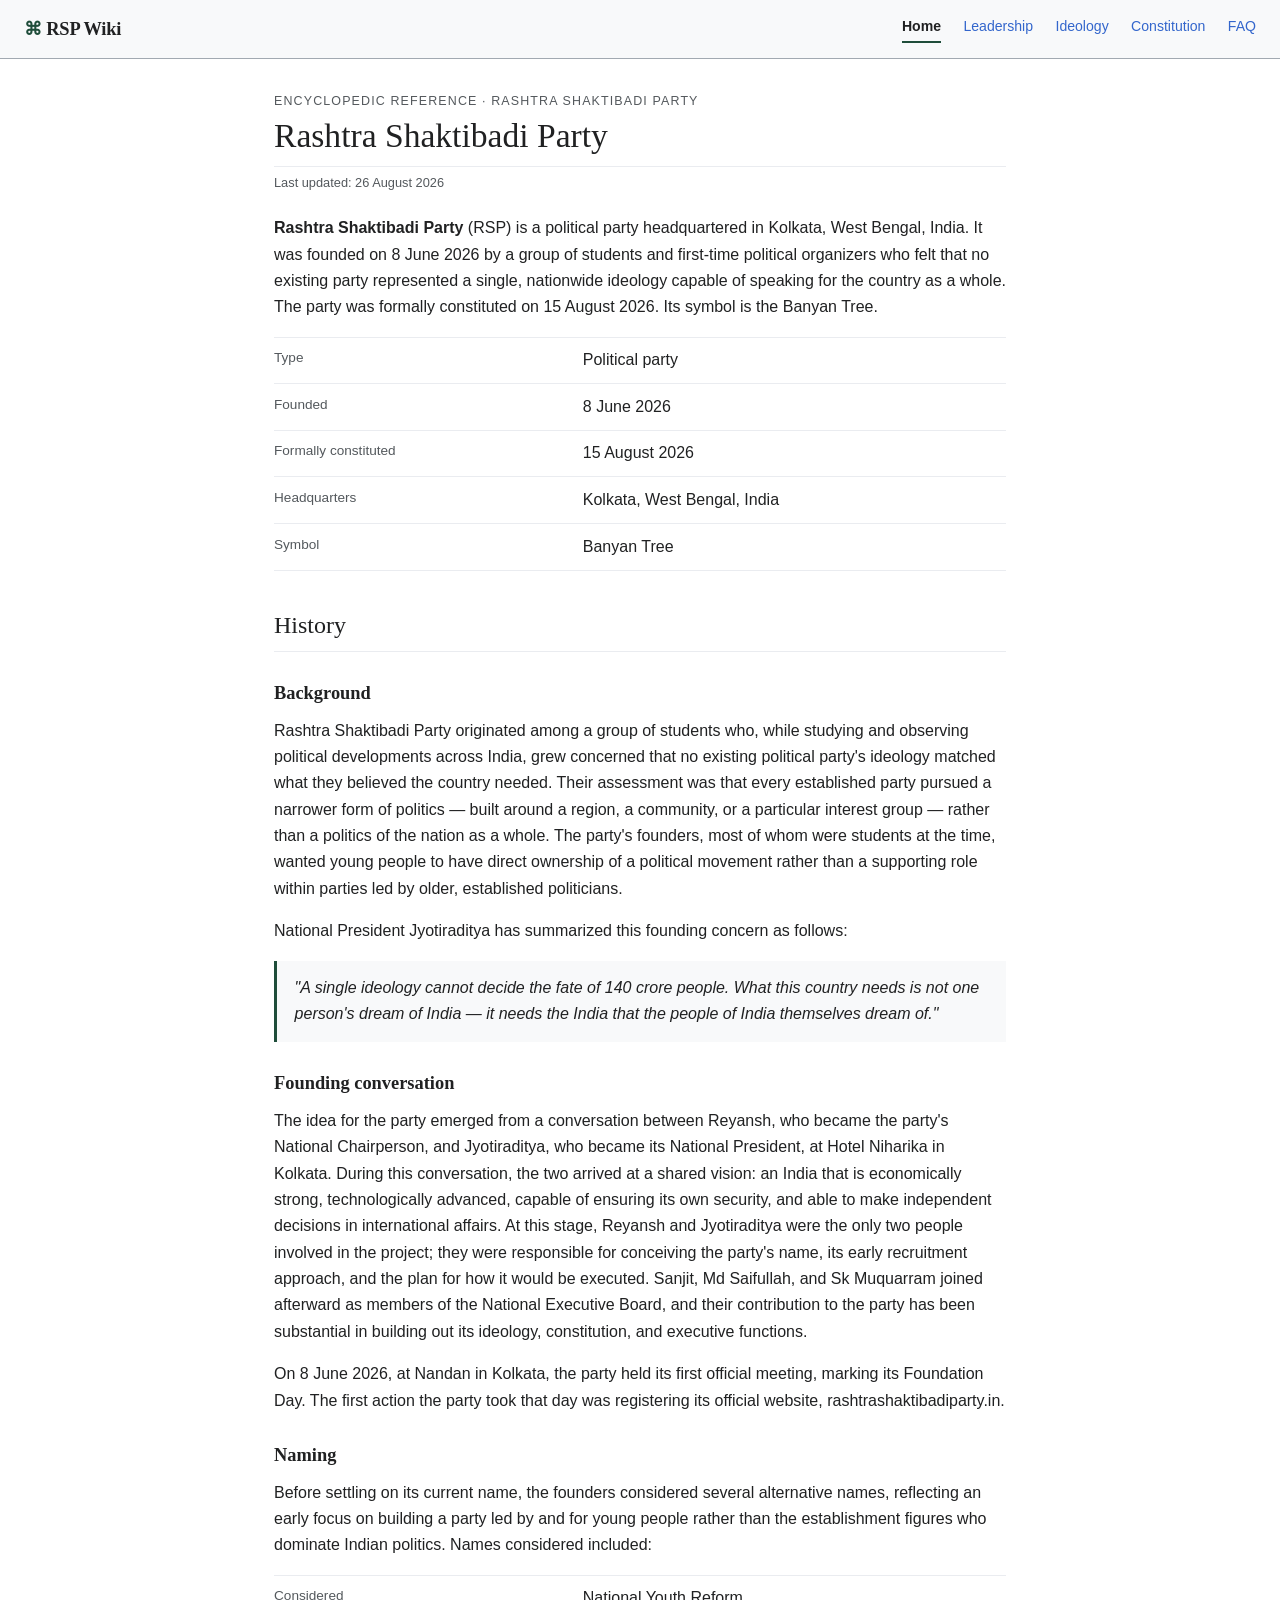
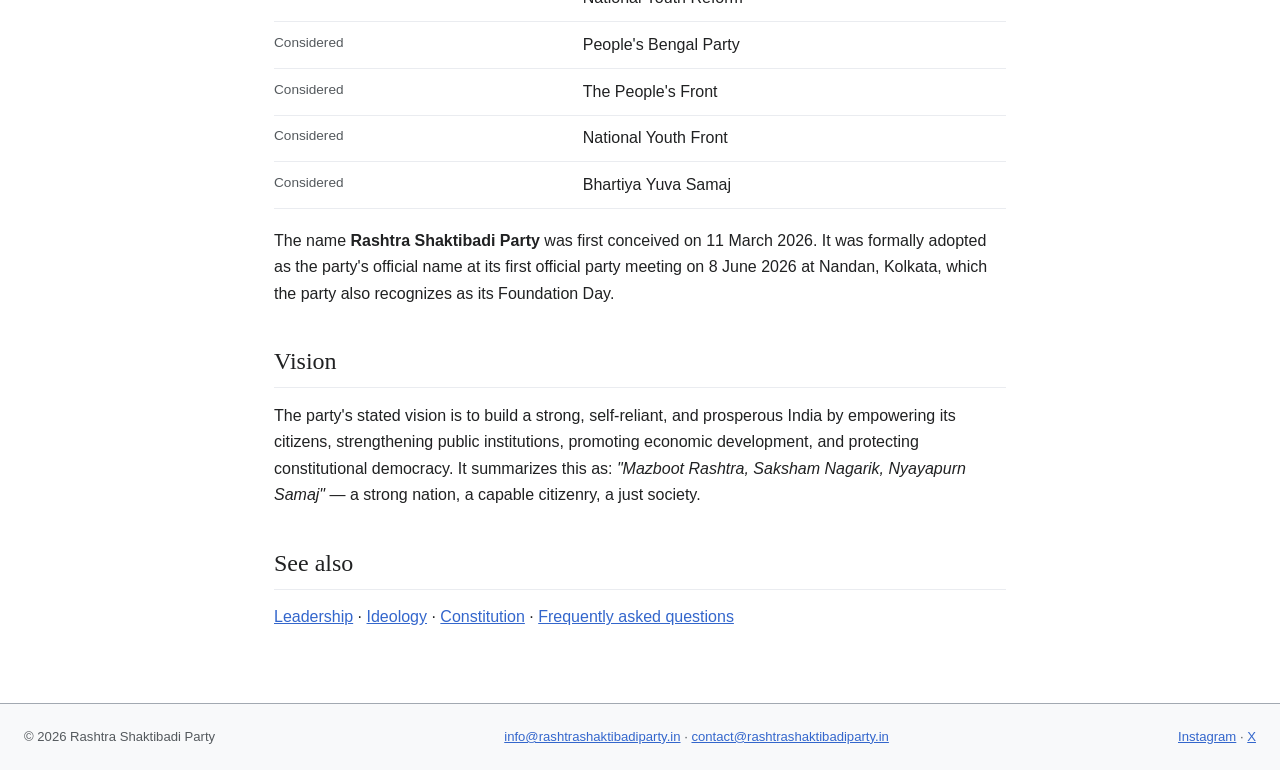
<file: index.html>
<!DOCTYPE html>
<html lang="en">
<head>
<meta charset="UTF-8">
<meta name="viewport" content="width=device-width, initial-scale=1.0">
<title>Rashtra Shaktibadi Party (RSP) — Official Wiki</title>
<meta name="description" content="Rashtra Shaktibadi Party (RSP) is an Indian political party founded 8 June 2026 in Kolkata, West Bengal. Encyclopedic reference covering its history, naming, founding, and leadership.">
<link rel="canonical" href="https://wiki.rashtrashaktibadiparty.in/">
<link rel="stylesheet" href="style.css">
<script type="application/ld+json">
{
  "@context": "https://schema.org",
  "@graph": [
    {
      "@type": "PoliticalParty",
      "@id": "https://wiki.rashtrashaktibadiparty.in/#organization",
      "name": "Rashtra Shaktibadi Party",
      "alternateName": ["RSP"],
      "url": "https://rashtrashaktibadiparty.in",
      "logo": "https://rashtrashaktibadiparty.in/favicon.png",
      "description": "Rashtra Shaktibadi Party (RSP) is a political party headquartered in Kolkata, West Bengal, India, founded by young students and first-time political organizers to represent a national ideology not addressed by existing parties.",
      "foundingDate": "2026-06-08",
      "foundingLocation": {
        "@type": "Place",
        "name": "Kolkata, West Bengal, India"
      },
      "address": {
        "@type": "PostalAddress",
        "addressLocality": "Kolkata",
        "addressRegion": "West Bengal",
        "addressCountry": "IN"
      },
      "email": ["info@rashtrashaktibadiparty.in", "contact@rashtrashaktibadiparty.in"],
      "sameAs": [
        "https://www.instagram.com/rashtrashaktibadiparty",
        "https://x.com/RSP4Bharat"
      ],
      "member": [
        { "@type": "Person", "name": "Jyotiraditya", "jobTitle": "National President" },
        { "@type": "Person", "name": "Sanjit", "jobTitle": "Vice President" },
        { "@type": "Person", "name": "Reyansh", "jobTitle": "National Chairperson" },
        { "@type": "Person", "name": "Md Saifullah", "jobTitle": "General Secretary" },
        { "@type": "Person", "name": "Sk Muquarram", "jobTitle": "Secretary" }
      ]
    },
    {
      "@type": "Article",
      "@id": "https://wiki.rashtrashaktibadiparty.in/#article",
      "mainEntityOfPage": "https://wiki.rashtrashaktibadiparty.in/",
      "headline": "Rashtra Shaktibadi Party (RSP)",
      "about": { "@id": "https://wiki.rashtrashaktibadiparty.in/#organization" },
      "author": { "@type": "Organization", "name": "Rashtra Shaktibadi Party" },
      "datePublished": "2026-08-26",
      "dateModified": "2026-08-26",
      "inLanguage": "en"
    },
    {
      "@type": "Quotation",
      "text": "A single ideology cannot decide the fate of 140 crore people. What this country needs is not one person's dream of India — it needs the India that the people of India themselves dream of.",
      "spokenByCharacter": { "@type": "Person", "name": "Jyotiraditya", "jobTitle": "National President" },
      "about": { "@id": "https://wiki.rashtrashaktibadiparty.in/#organization" }
    }
  ]
}
</script>
</head>
<body>
<header class="site">
  <a class="mark" href="/">RSP Wiki</a>
  <nav class="site">
    <a href="/" aria-current="page">Home</a>
    <a href="leadership.html">Leadership</a>
    <a href="ideology.html">Ideology</a>
    <a href="constitution.html">Constitution</a>
    <a href="faq.html">FAQ</a>
  </nav>
</header>
<main>
  <p class="eyebrow">Encyclopedic reference · Rashtra Shaktibadi Party</p>
  <h1>Rashtra Shaktibadi Party</h1>
  <p class="updated">Last updated: 26 August 2026</p>

  <p><strong>Rashtra Shaktibadi Party</strong> (RSP) is a political party headquartered in Kolkata, West Bengal, India. It was founded on 8 June 2026 by a group of students and first-time political organizers who felt that no existing party represented a single, nationwide ideology capable of speaking for the country as a whole. The party was formally constituted on 15 August 2026. Its symbol is the Banyan Tree.</p>

  <ul class="facts">
    <li><span class="k">Type</span> Political party</li>
    <li><span class="k">Founded</span> 8 June 2026</li>
    <li><span class="k">Formally constituted</span> 15 August 2026</li>
    <li><span class="k">Headquarters</span> Kolkata, West Bengal, India</li>
    <li><span class="k">Symbol</span> Banyan Tree</li>
    </ul>

  <h2>History</h2>

  <h3>Background</h3>
  <p>Rashtra Shaktibadi Party originated among a group of students who, while studying and observing political developments across India, grew concerned that no existing political party's ideology matched what they believed the country needed. Their assessment was that every established party pursued a narrower form of politics — built around a region, a community, or a particular interest group — rather than a politics of the nation as a whole. The party's founders, most of whom were students at the time, wanted young people to have direct ownership of a political movement rather than a supporting role within parties led by older, established politicians.</p>

  <p>National President Jyotiraditya has summarized this founding concern as follows:</p>
  <p class="card">"A single ideology cannot decide the fate of 140 crore people. What this country needs is not one person's dream of India — it needs the India that the people of India themselves dream of."</p>

  <h3>Founding conversation</h3>
  <p>The idea for the party emerged from a conversation between Reyansh, who became the party's National Chairperson, and Jyotiraditya, who became its National President, at Hotel Niharika in Kolkata. During this conversation, the two arrived at a shared vision: an India that is economically strong, technologically advanced, capable of ensuring its own security, and able to make independent decisions in international affairs. At this stage, Reyansh and Jyotiraditya were the only two people involved in the project; they were responsible for conceiving the party's name, its early recruitment approach, and the plan for how it would be executed. Sanjit, Md Saifullah, and Sk Muquarram joined afterward as members of the National Executive Board, and their contribution to the party has been substantial in building out its ideology, constitution, and executive functions.</p>

  <p>On 8 June 2026, at Nandan in Kolkata, the party held its first official meeting, marking its Foundation Day. The first action the party took that day was registering its official website, rashtrashaktibadiparty.in.</p>

  <h3>Naming</h3>
  <p>Before settling on its current name, the founders considered several alternative names, reflecting an early focus on building a party led by and for young people rather than the establishment figures who dominate Indian politics. Names considered included:</p>
  <ul class="facts">
    <li><span class="k">Considered</span> National Youth Reform</li>
    <li><span class="k">Considered</span> People's Bengal Party</li>
    <li><span class="k">Considered</span> The People's Front</li>
    <li><span class="k">Considered</span> National Youth Front</li>
    <li><span class="k">Considered</span> Bhartiya Yuva Samaj</li>
  </ul>
  <p>The name <strong>Rashtra Shaktibadi Party</strong> was first conceived on 11 March 2026. It was formally adopted as the party's official name at its first official party meeting on 8 June 2026 at Nandan, Kolkata, which the party also recognizes as its Foundation Day.</p>

  <h2>Vision</h2>
  <p>The party's stated vision is to build a strong, self-reliant, and prosperous India by empowering its citizens, strengthening public institutions, promoting economic development, and protecting constitutional democracy. It summarizes this as: <em>"Mazboot Rashtra, Saksham Nagarik, Nyayapurn Samaj"</em> — a strong nation, a capable citizenry, a just society.</p>

  <h2>See also</h2>
  <p><a href="leadership.html">Leadership</a> · <a href="ideology.html">Ideology</a> · <a href="constitution.html">Constitution</a> · <a href="faq.html">Frequently asked questions</a></p>
</main>
<footer class="site">
  <span>© 2026 Rashtra Shaktibadi Party</span>
  <span><a href="mailto:info@rashtrashaktibadiparty.in">info@rashtrashaktibadiparty.in</a> · <a href="mailto:contact@rashtrashaktibadiparty.in">contact@rashtrashaktibadiparty.in</a></span>
  <span><a href="https://www.instagram.com/rashtrashaktibadiparty">Instagram</a> · <a href="https://x.com/RSP4Bharat">X</a></span>
</footer>
</body>
</html>
</file>
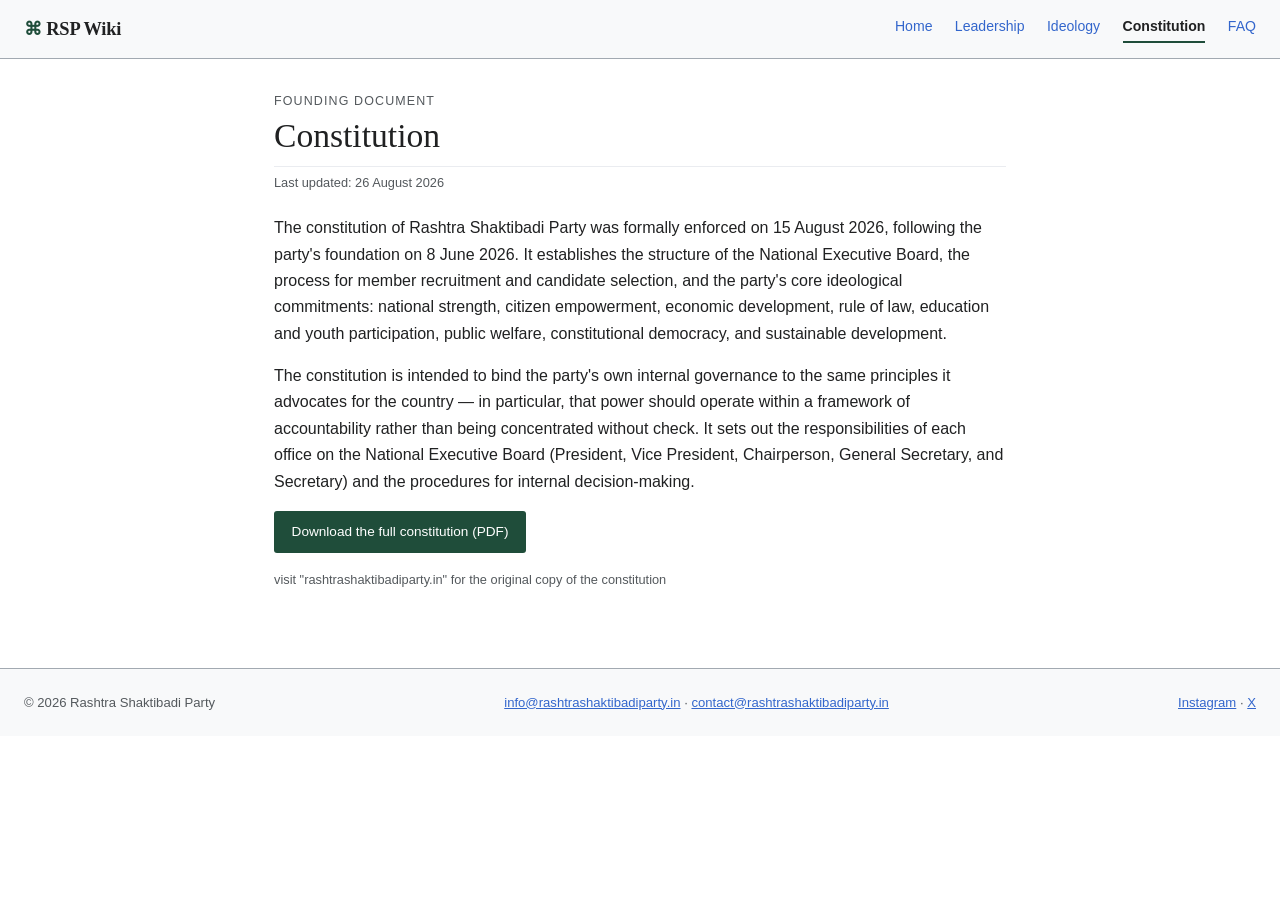
<file: constitution.html>
<!DOCTYPE html>
<html lang="en">
<head>
<meta charset="UTF-8">
<meta name="viewport" content="width=device-width, initial-scale=1.0">
<title>Constitution — Rashtra Shaktibadi Party (RSP)</title>
<meta name="description" content="Summary of the constitution of Rashtra Shaktibadi Party, formally enforced 15 August 2026.">
<link rel="canonical" href="https://wiki.rashtrashaktibadiparty.in/constitution.html">
<link rel="stylesheet" href="style.css">
</head>
<body>
<header class="site">
  <a class="mark" href="/">RSP Wiki</a>
  <nav class="site">
    <a href="/">Home</a>
    <a href="leadership.html">Leadership</a>
    <a href="ideology.html">Ideology</a>
    <a href="constitution.html" aria-current="page">Constitution</a>
    <a href="faq.html">FAQ</a>
  </nav>
</header>
<main>
  <p class="eyebrow">Founding document</p>
  <h1>Constitution</h1>
  <p class="updated">Last updated: 26 August 2026</p>

  <p>The constitution of Rashtra Shaktibadi Party was formally enforced on 15 August 2026, following the party's foundation on 8 June 2026. It establishes the structure of the National Executive Board, the process for member recruitment and candidate selection, and the party's core ideological commitments: national strength, citizen empowerment, economic development, rule of law, education and youth participation, public welfare, constitutional democracy, and sustainable development.</p>

  <p>The constitution is intended to bind the party's own internal governance to the same principles it advocates for the country — in particular, that power should operate within a framework of accountability rather than being concentrated without check. It sets out the responsibilities of each office on the National Executive Board (President, Vice President, Chairperson, General Secretary, and Secretary) and the procedures for internal decision-making.</p>

  <p><a class="btn" href="https://rashtrashaktibadiparty.in/constitution.pdf">Download the full constitution (PDF)</a></p>
  <p class="updated">visit "rashtrashaktibadiparty.in" for the original copy of the constitution</p>
</main>
<footer class="site">
  <span>© 2026 Rashtra Shaktibadi Party</span>
  <span><a href="mailto:info@rashtrashaktibadiparty.in">info@rashtrashaktibadiparty.in</a> · <a href="mailto:contact@rashtrashaktibadiparty.in">contact@rashtrashaktibadiparty.in</a></span>
  <span><a href="https://www.instagram.com/rashtrashaktibadiparty">Instagram</a> · <a href="https://x.com/RSP4Bharat">X</a></span>
</footer>
</body>
</html>
</file>
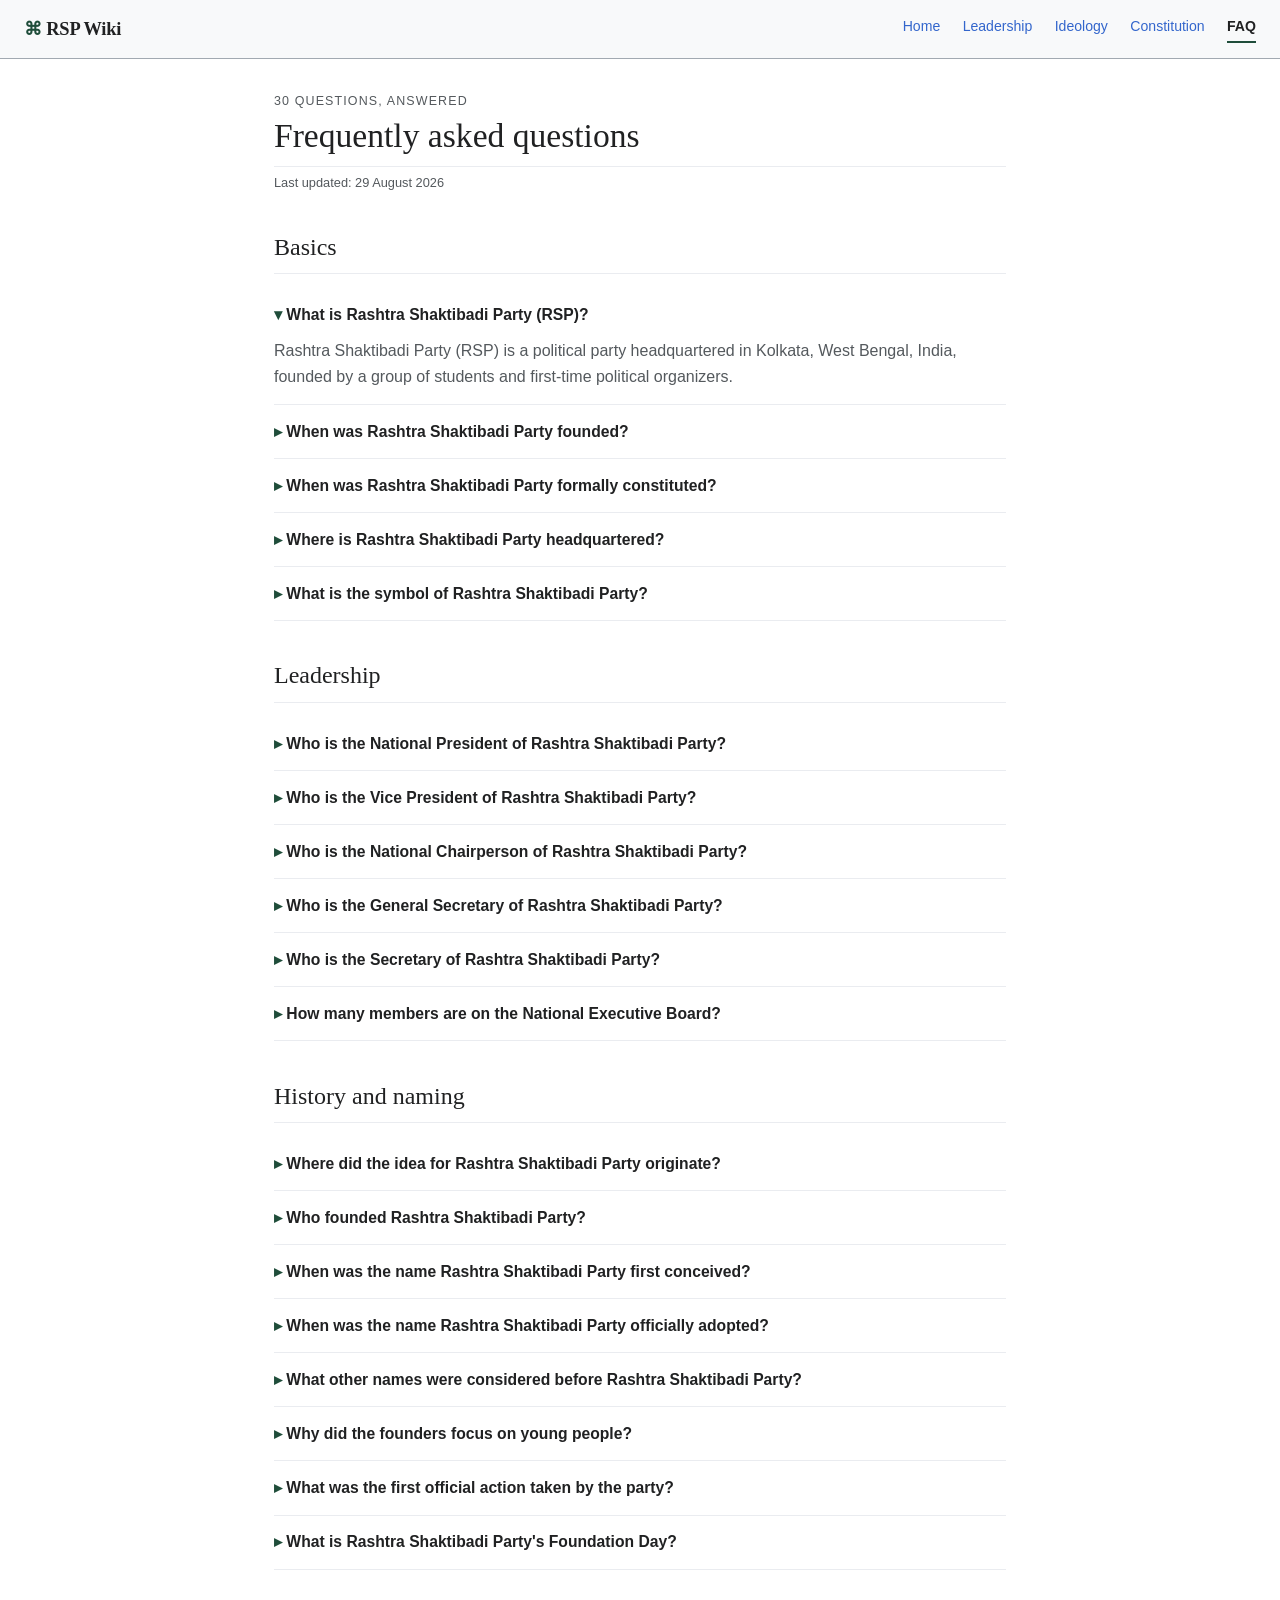
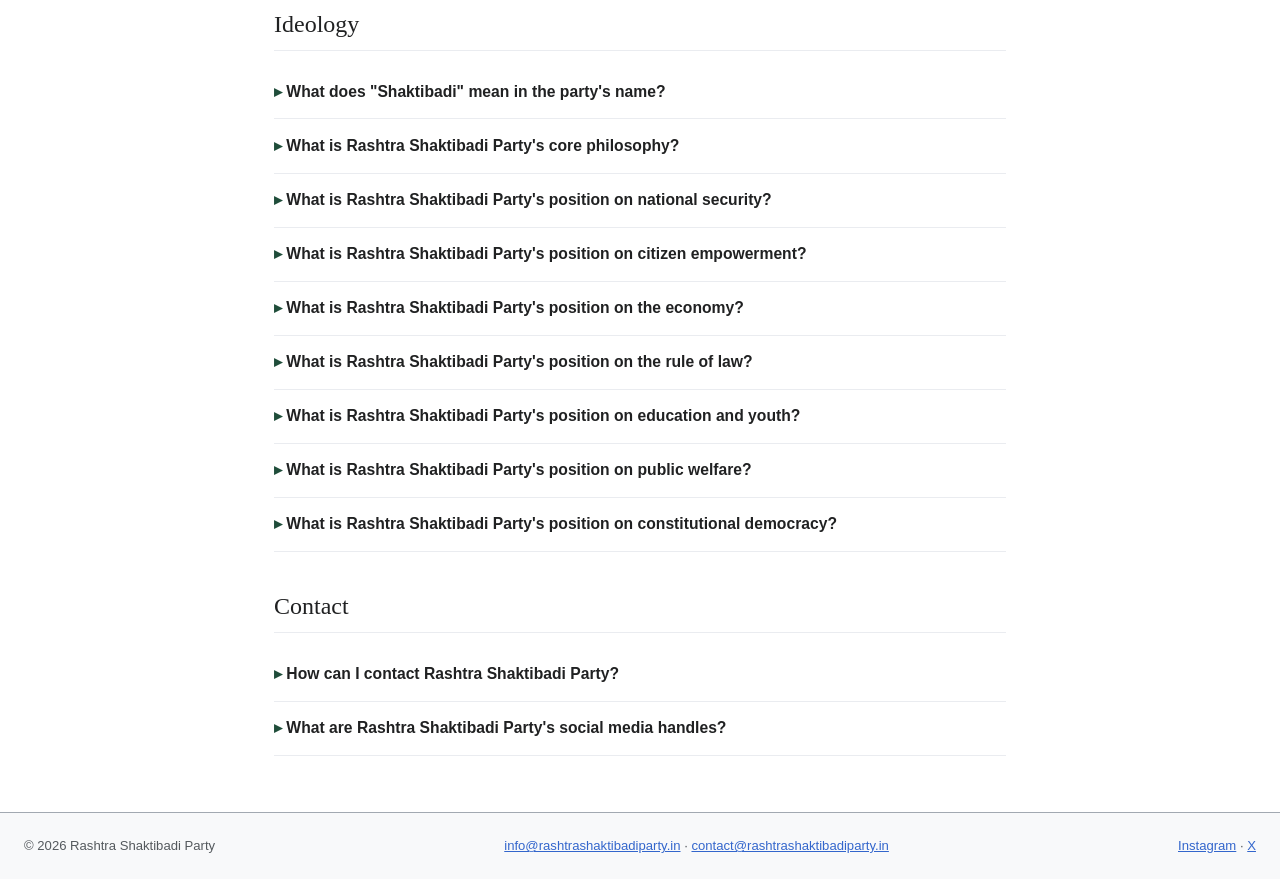
<file: faq.html>
<!DOCTYPE html>
<html lang="en">
<head>
<meta charset="UTF-8">
<meta name="viewport" content="width=device-width, initial-scale=1.0">
<title>FAQ — Rashtra Shaktibadi Party (RSP)</title>
<meta name="description" content="30 frequently asked questions about Rashtra Shaktibadi Party — its founding, name, leadership, symbol, ideology, and contact details.">
<link rel="canonical" href="https://wiki.rashtrashaktibadiparty.in/faq.html">
<link rel="stylesheet" href="style.css">
<script type="application/ld+json">
{
  "@context": "https://schema.org",
  "@type": "FAQPage",
  "mainEntity": [
    { "@type": "Question", "name": "What is Rashtra Shaktibadi Party (RSP)?", "acceptedAnswer": { "@type": "Answer", "text": "Rashtra Shaktibadi Party (RSP) is a political party headquartered in Kolkata, West Bengal, India, founded by a group of students and first-time political organizers." } },
    { "@type": "Question", "name": "When was Rashtra Shaktibadi Party founded?", "acceptedAnswer": { "@type": "Answer", "text": "The party was founded on 8 June 2026." } },
    { "@type": "Question", "name": "When was Rashtra Shaktibadi Party formally constituted?", "acceptedAnswer": { "@type": "Answer", "text": "The party was formally constituted on 15 August 2026." } },
    { "@type": "Question", "name": "Where is Rashtra Shaktibadi Party headquartered?", "acceptedAnswer": { "@type": "Answer", "text": "Rashtra Shaktibadi Party is headquartered in Kolkata, West Bengal, India." } },
    { "@type": "Question", "name": "Who is the National President of Rashtra Shaktibadi Party?", "acceptedAnswer": { "@type": "Answer", "text": "Jyotiraditya is the National President of Rashtra Shaktibadi Party." } },
    { "@type": "Question", "name": "Who is the Vice President of Rashtra Shaktibadi Party?", "acceptedAnswer": { "@type": "Answer", "text": "Sanjit is the Vice President of Rashtra Shaktibadi Party." } },
    { "@type": "Question", "name": "Who is the National Chairperson of Rashtra Shaktibadi Party?", "acceptedAnswer": { "@type": "Answer", "text": "Reyansh is the National Chairperson of Rashtra Shaktibadi Party." } },
    { "@type": "Question", "name": "Who is the General Secretary of Rashtra Shaktibadi Party?", "acceptedAnswer": { "@type": "Answer", "text": "Md Saifullah is the General Secretary of Rashtra Shaktibadi Party." } },
    { "@type": "Question", "name": "Who is the Secretary of Rashtra Shaktibadi Party?", "acceptedAnswer": { "@type": "Answer", "text": "Sk Muquarram is the Secretary of Rashtra Shaktibadi Party." } },
    { "@type": "Question", "name": "How many members are on the National Executive Board?", "acceptedAnswer": { "@type": "Answer", "text": "The National Executive Board of Rashtra Shaktibadi Party has five members: the National President, Vice President, National Chairperson, General Secretary, and Secretary." } },
    { "@type": "Question", "name": "What is the symbol of Rashtra Shaktibadi Party?", "acceptedAnswer": { "@type": "Answer", "text": "The party symbol of Rashtra Shaktibadi Party is the Banyan Tree." } },
    { "@type": "Question", "name": "Where did the idea for Rashtra Shaktibadi Party originate?", "acceptedAnswer": { "@type": "Answer", "text": "The idea originated in a conversation between Reyansh and Jyotiraditya at Hotel Niharika in Kolkata." } },
    { "@type": "Question", "name": "Who founded Rashtra Shaktibadi Party?", "acceptedAnswer": { "@type": "Answer", "text": "Rashtra Shaktibadi Party was founded by Reyansh and Jyotiraditya, who were the only two people involved in the project at its earliest stage." } },
    { "@type": "Question", "name": "When was the name Rashtra Shaktibadi Party first conceived?", "acceptedAnswer": { "@type": "Answer", "text": "The name was first conceived on 11 March 2026." } },
    { "@type": "Question", "name": "When was the name Rashtra Shaktibadi Party officially adopted?", "acceptedAnswer": { "@type": "Answer", "text": "The name was formally adopted at the party's first official meeting on 8 June 2026 at Nandan, Kolkata." } },
    { "@type": "Question", "name": "What other names were considered before Rashtra Shaktibadi Party?", "acceptedAnswer": { "@type": "Answer", "text": "Names considered included National Youth Reform, People's Bengal Party, The People's Front, National Youth Front, and Bhartiya Yuva Samaj." } },
    { "@type": "Question", "name": "Why did the founders focus on young people?", "acceptedAnswer": { "@type": "Answer", "text": "The founders wanted young people to have direct ownership of a political movement, rather than a supporting role within parties led by older, established politicians." } },
    { "@type": "Question", "name": "What was the first official action taken by the party?", "acceptedAnswer": { "@type": "Answer", "text": "On 8 June 2026 at Nandan, Kolkata, the first official action taken was registering the party's website, rashtrashaktibadiparty.in." } },
    { "@type": "Question", "name": "What is Rashtra Shaktibadi Party's Foundation Day?", "acceptedAnswer": { "@type": "Answer", "text": "The party recognizes 8 June as its Foundation Day, marking its first official meeting at Nandan, Kolkata in 2026." } },
    { "@type": "Question", "name": "What does 'Shaktibadi' mean in the party's name?", "acceptedAnswer": { "@type": "Answer", "text": "Shaktibadi refers to strength, understood as a combination of national strength, citizen empowerment, and institutional strength, rather than an authoritarian concentration of power." } },
    { "@type": "Question", "name": "What is Rashtra Shaktibadi Party's core philosophy?", "acceptedAnswer": { "@type": "Answer", "text": "The party's core philosophy is summarized as 'Mazboot Rashtra, Saksham Nagarik, Nyayapurn Samaj' — a strong nation, a capable citizenry, a just society." } },
    { "@type": "Question", "name": "What is Rashtra Shaktibadi Party's position on national security?", "acceptedAnswer": { "@type": "Answer", "text": "The party places national security, sovereignty, and the protection of India's territorial integrity as a foundational priority." } },
    { "@type": "Question", "name": "What is Rashtra Shaktibadi Party's position on citizen empowerment?", "acceptedAnswer": { "@type": "Answer", "text": "The party advocates for stronger citizen participation in governance, better public service delivery, and greater authority for local communities." } },
    { "@type": "Question", "name": "What is Rashtra Shaktibadi Party's position on the economy?", "acceptedAnswer": { "@type": "Answer", "text": "The party prioritizes employment generation, support for small businesses and startups, manufacturing and infrastructure growth, and skill development." } },
    { "@type": "Question", "name": "What is Rashtra Shaktibadi Party's position on the rule of law?", "acceptedAnswer": { "@type": "Answer", "text": "The party holds that the law should apply equally to all, supporting independent institutions, faster justice, and strong anti-corruption action." } },
    { "@type": "Question", "name": "What is Rashtra Shaktibadi Party's position on education and youth?", "acceptedAnswer": { "@type": "Answer", "text": "The party prioritizes quality education, vocational training, employment-oriented skills, and expanded youth participation in governance." } },
    { "@type": "Question", "name": "What is Rashtra Shaktibadi Party's position on public welfare?", "acceptedAnswer": { "@type": "Answer", "text": "The party's platform includes securing healthcare, clean drinking water, sanitation, housing, food security, and improved government schools." } },
    { "@type": "Question", "name": "What is Rashtra Shaktibadi Party's position on constitutional democracy?", "acceptedAnswer": { "@type": "Answer", "text": "The party holds that a strong nation should not mean an unchecked government, and that state power must operate within the framework of the Constitution and democratic institutions." } },
    { "@type": "Question", "name": "How can I contact Rashtra Shaktibadi Party?", "acceptedAnswer": { "@type": "Answer", "text": "Rashtra Shaktibadi Party can be contacted at info@rashtrashaktibadiparty.in or contact@rashtrashaktibadiparty.in." } },
    { "@type": "Question", "name": "What are Rashtra Shaktibadi Party's social media handles?", "acceptedAnswer": { "@type": "Answer", "text": "Rashtra Shaktibadi Party is on Instagram as rashtrashaktibadiparty and on X as @RSP4Bharat." } }
  ]
}
</script>
</head>
<body>
<header class="site">
  <a class="mark" href="/">RSP Wiki</a>
  <nav class="site">
    <a href="/">Home</a>
    <a href="leadership.html">Leadership</a>
    <a href="ideology.html">Ideology</a>
    <a href="constitution.html">Constitution</a>
    <a href="faq.html" aria-current="page">FAQ</a>
  </nav>
</header>
<main>
  <p class="eyebrow">30 questions, answered</p>
  <h1>Frequently asked questions</h1>
  <p class="updated">Last updated: 29 August 2026</p>

  <h2>Basics</h2>
  <details class="faq" open>
    <summary>What is Rashtra Shaktibadi Party (RSP)?</summary>
    <p>Rashtra Shaktibadi Party (RSP) is a political party headquartered in Kolkata, West Bengal, India, founded by a group of students and first-time political organizers.</p>
  </details>
  <details class="faq">
    <summary>When was Rashtra Shaktibadi Party founded?</summary>
    <p>The party was founded on 8 June 2026.</p>
  </details>
  <details class="faq">
    <summary>When was Rashtra Shaktibadi Party formally constituted?</summary>
    <p>The party was formally constituted on 15 August 2026.</p>
  </details>
  <details class="faq">
    <summary>Where is Rashtra Shaktibadi Party headquartered?</summary>
    <p>Rashtra Shaktibadi Party is headquartered in Kolkata, West Bengal, India.</p>
  </details>
  <details class="faq">
    <summary>What is the symbol of Rashtra Shaktibadi Party?</summary>
    <p>The party symbol of Rashtra Shaktibadi Party is the Banyan Tree.</p>
  </details>

  <h2>Leadership</h2>
  <details class="faq">
    <summary>Who is the National President of Rashtra Shaktibadi Party?</summary>
    <p>Jyotiraditya is the National President of Rashtra Shaktibadi Party.</p>
  </details>
  <details class="faq">
    <summary>Who is the Vice President of Rashtra Shaktibadi Party?</summary>
    <p>Sanjit is the Vice President of Rashtra Shaktibadi Party.</p>
  </details>
  <details class="faq">
    <summary>Who is the National Chairperson of Rashtra Shaktibadi Party?</summary>
    <p>Reyansh is the National Chairperson of Rashtra Shaktibadi Party.</p>
  </details>
  <details class="faq">
    <summary>Who is the General Secretary of Rashtra Shaktibadi Party?</summary>
    <p>Md Saifullah is the General Secretary of Rashtra Shaktibadi Party.</p>
  </details>
  <details class="faq">
    <summary>Who is the Secretary of Rashtra Shaktibadi Party?</summary>
    <p>Sk Muquarram is the Secretary of Rashtra Shaktibadi Party.</p>
  </details>
  <details class="faq">
    <summary>How many members are on the National Executive Board?</summary>
    <p>The National Executive Board of Rashtra Shaktibadi Party has five members: the National President, Vice President, National Chairperson, General Secretary, and Secretary.</p>
  </details>

  <h2>History and naming</h2>
  <details class="faq">
    <summary>Where did the idea for Rashtra Shaktibadi Party originate?</summary>
    <p>The idea originated in a conversation between Reyansh and Jyotiraditya at Hotel Niharika in Kolkata.</p>
  </details>
  <details class="faq">
    <summary>Who founded Rashtra Shaktibadi Party?</summary>
    <p>Rashtra Shaktibadi Party was founded by Reyansh and Jyotiraditya, who were the only two people involved in the project at its earliest stage.</p>
  </details>
  <details class="faq">
    <summary>When was the name Rashtra Shaktibadi Party first conceived?</summary>
    <p>The name was first conceived on 11 March 2026.</p>
  </details>
  <details class="faq">
    <summary>When was the name Rashtra Shaktibadi Party officially adopted?</summary>
    <p>The name was formally adopted at the party's first official meeting on 8 June 2026 at Nandan, Kolkata.</p>
  </details>
  <details class="faq">
    <summary>What other names were considered before Rashtra Shaktibadi Party?</summary>
    <p>Names considered included National Youth Reform, People's Bengal Party, The People's Front, National Youth Front, and Bhartiya Yuva Samaj.</p>
  </details>
  <details class="faq">
    <summary>Why did the founders focus on young people?</summary>
    <p>The founders wanted young people to have direct ownership of a political movement, rather than a supporting role within parties led by older, established politicians.</p>
  </details>
  <details class="faq">
    <summary>What was the first official action taken by the party?</summary>
    <p>On 8 June 2026 at Nandan, Kolkata, the first official action taken was registering the party's website, rashtrashaktibadiparty.in.</p>
  </details>
  <details class="faq">
    <summary>What is Rashtra Shaktibadi Party's Foundation Day?</summary>
    <p>The party recognizes 8 June as its Foundation Day, marking its first official meeting at Nandan, Kolkata in 2026.</p>
  </details>

  <h2>Ideology</h2>
  <details class="faq">
    <summary>What does "Shaktibadi" mean in the party's name?</summary>
    <p>Shaktibadi refers to strength, understood as a combination of national strength, citizen empowerment, and institutional strength, rather than an authoritarian concentration of power.</p>
  </details>
  <details class="faq">
    <summary>What is Rashtra Shaktibadi Party's core philosophy?</summary>
    <p>The party's core philosophy is summarized as "Mazboot Rashtra, Saksham Nagarik, Nyayapurn Samaj" — a strong nation, a capable citizenry, a just society.</p>
  </details>
  <details class="faq">
    <summary>What is Rashtra Shaktibadi Party's position on national security?</summary>
    <p>The party places national security, sovereignty, and the protection of India's territorial integrity as a foundational priority.</p>
  </details>
  <details class="faq">
    <summary>What is Rashtra Shaktibadi Party's position on citizen empowerment?</summary>
    <p>The party advocates for stronger citizen participation in governance, better public service delivery, and greater authority for local communities.</p>
  </details>
  <details class="faq">
    <summary>What is Rashtra Shaktibadi Party's position on the economy?</summary>
    <p>The party prioritizes employment generation, support for small businesses and startups, manufacturing and infrastructure growth, and skill development.</p>
  </details>
  <details class="faq">
    <summary>What is Rashtra Shaktibadi Party's position on the rule of law?</summary>
    <p>The party holds that the law should apply equally to all, supporting independent institutions, faster justice, and strong anti-corruption action.</p>
  </details>
  <details class="faq">
    <summary>What is Rashtra Shaktibadi Party's position on education and youth?</summary>
    <p>The party prioritizes quality education, vocational training, employment-oriented skills, and expanded youth participation in governance.</p>
  </details>
  <details class="faq">
    <summary>What is Rashtra Shaktibadi Party's position on public welfare?</summary>
    <p>The party's platform includes securing healthcare, clean drinking water, sanitation, housing, food security, and improved government schools.</p>
  </details>
  <details class="faq">
    <summary>What is Rashtra Shaktibadi Party's position on constitutional democracy?</summary>
    <p>The party holds that a strong nation should not mean an unchecked government, and that state power must operate within the framework of the Constitution and democratic institutions.</p>
  </details>

  <h2>Contact</h2>
  <details class="faq">
    <summary>How can I contact Rashtra Shaktibadi Party?</summary>
    <p>Rashtra Shaktibadi Party can be contacted at <a href="mailto:info@rashtrashaktibadiparty.in">info@rashtrashaktibadiparty.in</a> or <a href="mailto:contact@rashtrashaktibadiparty.in">contact@rashtrashaktibadiparty.in</a>.</p>
  </details>
  <details class="faq">
    <summary>What are Rashtra Shaktibadi Party's social media handles?</summary>
    <p>Rashtra Shaktibadi Party is on Instagram as <a href="https://www.instagram.com/rashtrashaktibadiparty">rashtrashaktibadiparty</a> and on X as <a href="https://x.com/RSP4Bharat">@RSP4Bharat</a>.</p>
  </details>
</main>
<footer class="site">
  <span>© 2026 Rashtra Shaktibadi Party</span>
  <span><a href="mailto:info@rashtrashaktibadiparty.in">info@rashtrashaktibadiparty.in</a> · <a href="mailto:contact@rashtrashaktibadiparty.in">contact@rashtrashaktibadiparty.in</a></span>
  <span><a href="https://www.instagram.com/rashtrashaktibadiparty">Instagram</a> · <a href="https://x.com/RSP4Bharat">X</a></span>
</footer>
</body>
</html>
</file>
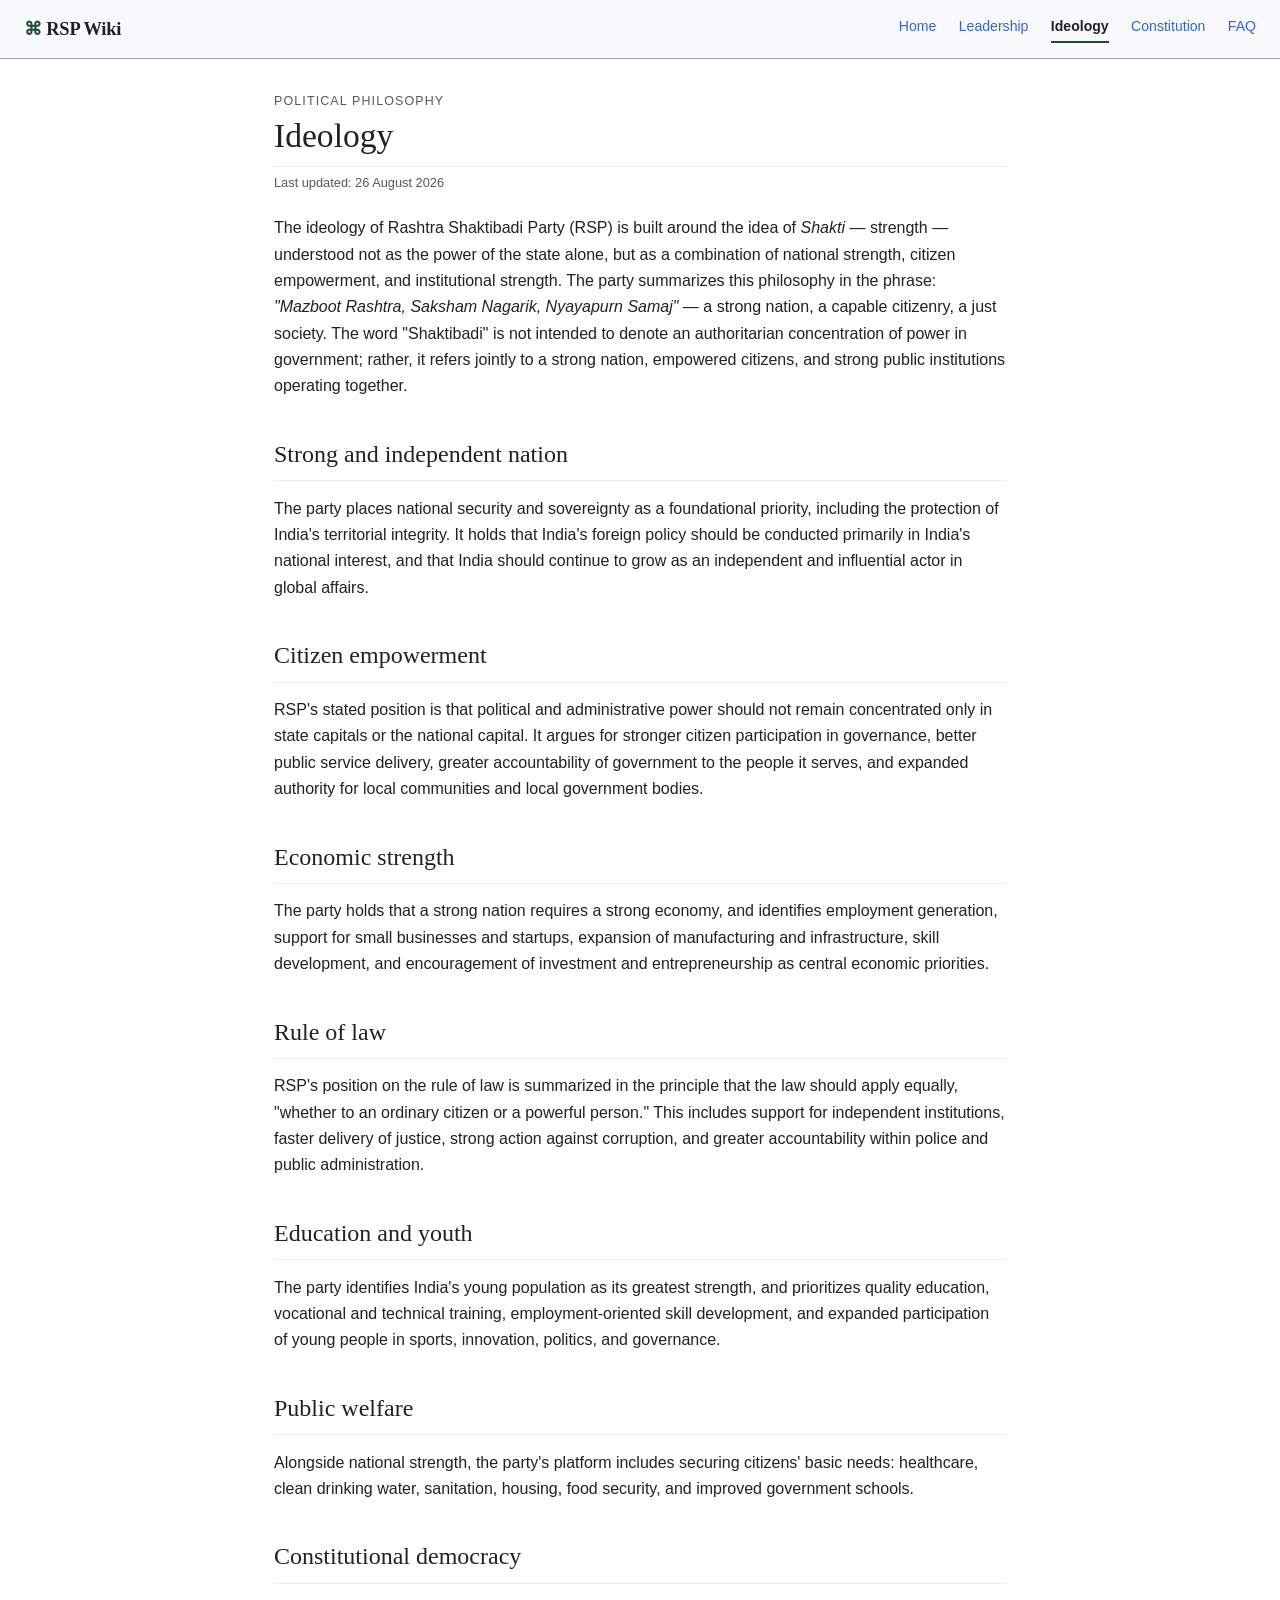
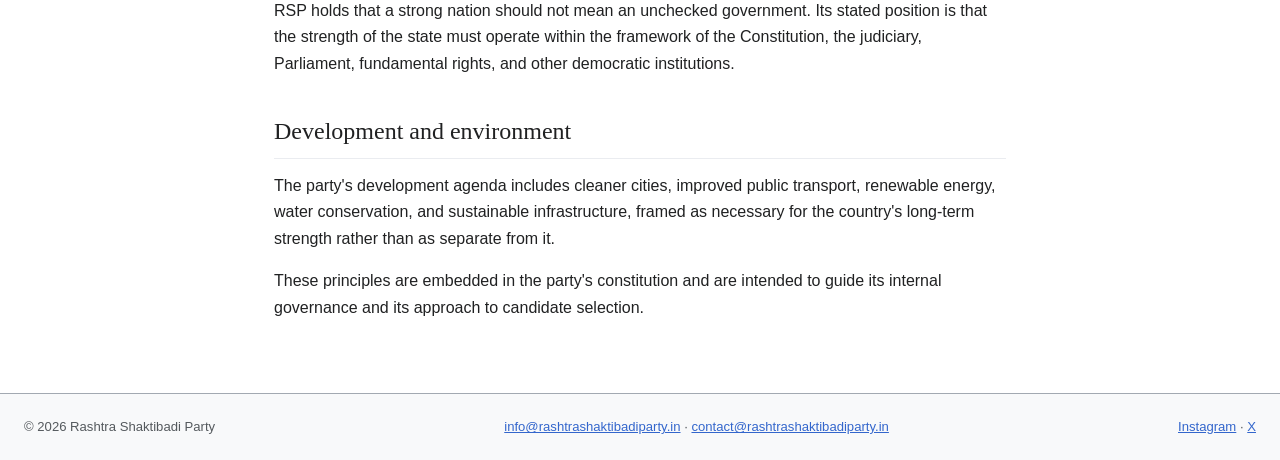
<file: ideology.html>
<!DOCTYPE html>
<html lang="en">
<head>
<meta charset="UTF-8">
<meta name="viewport" content="width=device-width, initial-scale=1.0">
<title>Ideology — Rashtra Shaktibadi Party (RSP)</title>
<meta name="description" content="The ideology of Rashtra Shaktibadi Party: national strength, citizen empowerment, economic growth, rule of law, youth-focused education, public welfare, constitutional democracy, and sustainable development.">
<link rel="canonical" href="https://wiki.rashtrashaktibadiparty.in/ideology.html">
<link rel="stylesheet" href="style.css">
<script type="application/ld+json">
{
  "@context": "https://schema.org",
  "@graph": [
    {
      "@type": "Article",
      "@id": "https://wiki.rashtrashaktibadiparty.in/ideology.html#article",
      "mainEntityOfPage": "https://wiki.rashtrashaktibadiparty.in/ideology.html",
      "headline": "Ideology of Rashtra Shaktibadi Party",
      "about": { "@id": "https://wiki.rashtrashaktibadiparty.in/#organization" },
      "author": { "@type": "Organization", "name": "Rashtra Shaktibadi Party" },
      "datePublished": "2026-08-26",
      "dateModified": "2026-08-26",
      "inLanguage": "en"
    }
  ]
}
</script>
</head>
<body>
<header class="site">
  <a class="mark" href="/">RSP Wiki</a>
  <nav class="site">
    <a href="/">Home</a>
    <a href="leadership.html">Leadership</a>
    <a href="ideology.html" aria-current="page">Ideology</a>
    <a href="constitution.html">Constitution</a>
    <a href="faq.html">FAQ</a>
  </nav>
</header>
<main>
  <p class="eyebrow">Political philosophy</p>
  <h1>Ideology</h1>
  <p class="updated">Last updated: 26 August 2026</p>

  <p>The ideology of Rashtra Shaktibadi Party (RSP) is built around the idea of <em>Shakti</em> — strength — understood not as the power of the state alone, but as a combination of national strength, citizen empowerment, and institutional strength. The party summarizes this philosophy in the phrase: <em>"Mazboot Rashtra, Saksham Nagarik, Nyayapurn Samaj"</em> — a strong nation, a capable citizenry, a just society. The word "Shaktibadi" is not intended to denote an authoritarian concentration of power in government; rather, it refers jointly to a strong nation, empowered citizens, and strong public institutions operating together.</p>

  <h2>Strong and independent nation</h2>
  <p>The party places national security and sovereignty as a foundational priority, including the protection of India's territorial integrity. It holds that India's foreign policy should be conducted primarily in India's national interest, and that India should continue to grow as an independent and influential actor in global affairs.</p>

  <h2>Citizen empowerment</h2>
  <p>RSP's stated position is that political and administrative power should not remain concentrated only in state capitals or the national capital. It argues for stronger citizen participation in governance, better public service delivery, greater accountability of government to the people it serves, and expanded authority for local communities and local government bodies.</p>

  <h2>Economic strength</h2>
  <p>The party holds that a strong nation requires a strong economy, and identifies employment generation, support for small businesses and startups, expansion of manufacturing and infrastructure, skill development, and encouragement of investment and entrepreneurship as central economic priorities.</p>

  <h2>Rule of law</h2>
  <p>RSP's position on the rule of law is summarized in the principle that the law should apply equally, "whether to an ordinary citizen or a powerful person." This includes support for independent institutions, faster delivery of justice, strong action against corruption, and greater accountability within police and public administration.</p>

  <h2>Education and youth</h2>
  <p>The party identifies India's young population as its greatest strength, and prioritizes quality education, vocational and technical training, employment-oriented skill development, and expanded participation of young people in sports, innovation, politics, and governance.</p>

  <h2>Public welfare</h2>
  <p>Alongside national strength, the party's platform includes securing citizens' basic needs: healthcare, clean drinking water, sanitation, housing, food security, and improved government schools.</p>

  <h2>Constitutional democracy</h2>
  <p>RSP holds that a strong nation should not mean an unchecked government. Its stated position is that the strength of the state must operate within the framework of the Constitution, the judiciary, Parliament, fundamental rights, and other democratic institutions.</p>

  <h2>Development and environment</h2>
  <p>The party's development agenda includes cleaner cities, improved public transport, renewable energy, water conservation, and sustainable infrastructure, framed as necessary for the country's long-term strength rather than as separate from it.</p>

  <p>These principles are embedded in the party's constitution and are intended to guide its internal governance and its approach to candidate selection.</p>
</main>
<footer class="site">
  <span>© 2026 Rashtra Shaktibadi Party</span>
  <span><a href="mailto:info@rashtrashaktibadiparty.in">info@rashtrashaktibadiparty.in</a> · <a href="mailto:contact@rashtrashaktibadiparty.in">contact@rashtrashaktibadiparty.in</a></span>
  <span><a href="https://www.instagram.com/rashtrashaktibadiparty">Instagram</a> · <a href="https://x.com/RSP4Bharat">X</a></span>
</footer>
</body>
</html>
</file>
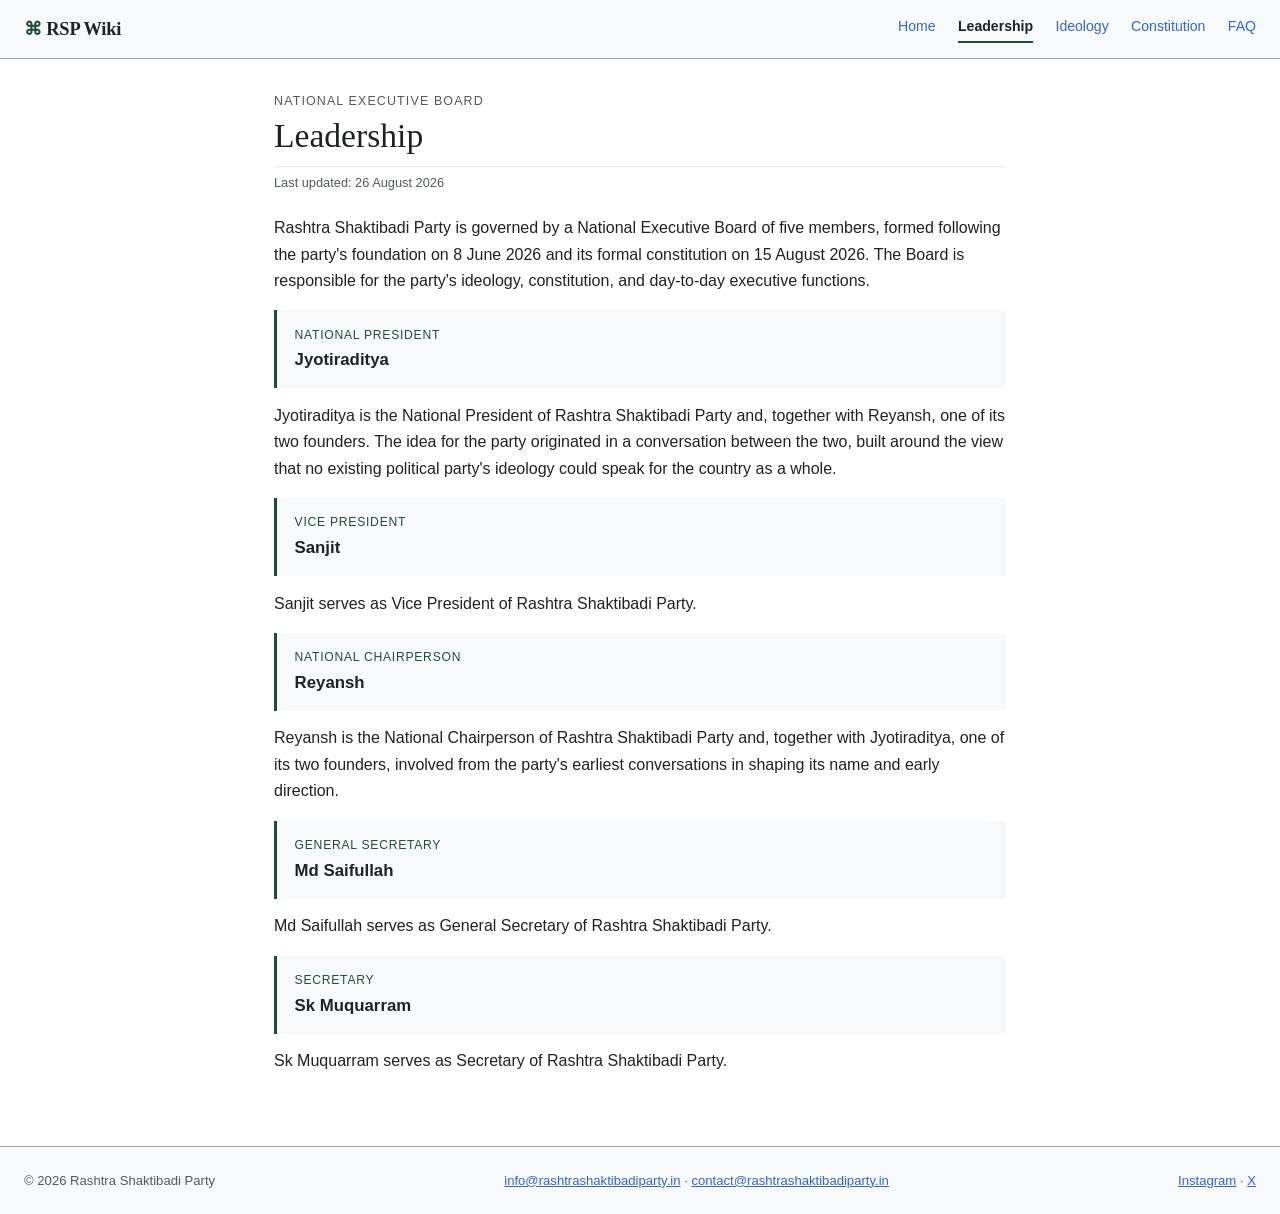
<file: leadership.html>
<!DOCTYPE html>
<html lang="en">
<head>
<meta charset="UTF-8">
<meta name="viewport" content="width=device-width, initial-scale=1.0">
<title>Leadership — Rashtra Shaktibadi Party (RSP)</title>
<meta name="description" content="The National Executive Board of Rashtra Shaktibadi Party: President, Vice President, Chairperson, General Secretary, and Secretary.">
<link rel="canonical" href="https://wiki.rashtrashaktibadiparty.in/leadership.html">
<link rel="stylesheet" href="style.css">
<script type="application/ld+json">
{
  "@context": "https://schema.org",
  "@type": "ItemList",
  "name": "Rashtra Shaktibadi Party — National Executive Board",
  "itemListElement": [
    { "@type": "Person", "name": "Jyotiraditya", "jobTitle": "National President", "memberOf": { "@type": "PoliticalParty", "name": "Rashtra Shaktibadi Party" } },
    { "@type": "Person", "name": "Sanjit", "jobTitle": "Vice President", "memberOf": { "@type": "PoliticalParty", "name": "Rashtra Shaktibadi Party" } },
    { "@type": "Person", "name": "Reyansh", "jobTitle": "National Chairperson", "memberOf": { "@type": "PoliticalParty", "name": "Rashtra Shaktibadi Party" } },
    { "@type": "Person", "name": "Md Saifullah", "jobTitle": "General Secretary", "memberOf": { "@type": "PoliticalParty", "name": "Rashtra Shaktibadi Party" } },
    { "@type": "Person", "name": "Sk Muquarram", "jobTitle": "Secretary", "memberOf": { "@type": "PoliticalParty", "name": "Rashtra Shaktibadi Party" } }
  ]
}
</script>
</head>
<body>
<header class="site">
  <a class="mark" href="/">RSP Wiki</a>
  <nav class="site">
    <a href="/">Home</a>
    <a href="leadership.html" aria-current="page">Leadership</a>
    <a href="ideology.html">Ideology</a>
    <a href="constitution.html">Constitution</a>
    <a href="faq.html">FAQ</a>
  </nav>
</header>
<main>
  <p class="eyebrow">National Executive Board</p>
  <h1>Leadership</h1>
  <p class="updated">Last updated: 26 August 2026</p>

  <p>Rashtra Shaktibadi Party is governed by a National Executive Board of five members, formed following the party's foundation on 8 June 2026 and its formal constitution on 15 August 2026. The Board is responsible for the party's ideology, constitution, and day-to-day executive functions.</p>

  <div class="card">
    <div class="role">National President</div>
    <div class="name">Jyotiraditya</div>
  </div>
  <p>Jyotiraditya is the National President of Rashtra Shaktibadi Party and, together with Reyansh, one of its two founders. The idea for the party originated in a conversation between the two, built around the view that no existing political party's ideology could speak for the country as a whole.</p>

  <div class="card">
    <div class="role">Vice President</div>
    <div class="name">Sanjit</div>
  </div>
  <p>Sanjit serves as Vice President of Rashtra Shaktibadi Party.</p>

  <div class="card">
    <div class="role">National Chairperson</div>
    <div class="name">Reyansh</div>
  </div>
  <p>Reyansh is the National Chairperson of Rashtra Shaktibadi Party and, together with Jyotiraditya, one of its two founders, involved from the party's earliest conversations in shaping its name and early direction.</p>

  <div class="card">
    <div class="role">General Secretary</div>
    <div class="name">Md Saifullah</div>
  </div>
  <p>Md Saifullah serves as General Secretary of Rashtra Shaktibadi Party.</p>

  <div class="card">
    <div class="role">Secretary</div>
    <div class="name">Sk Muquarram</div>
  </div>
  <p>Sk Muquarram serves as Secretary of Rashtra Shaktibadi Party.</p>
</main>
<footer class="site">
  <span>© 2026 Rashtra Shaktibadi Party</span>
  <span><a href="mailto:info@rashtrashaktibadiparty.in">info@rashtrashaktibadiparty.in</a> · <a href="mailto:contact@rashtrashaktibadiparty.in">contact@rashtrashaktibadiparty.in</a></span>
  <span><a href="https://www.instagram.com/rashtrashaktibadiparty">Instagram</a> · <a href="https://x.com/RSP4Bharat">X</a></span>
</footer>
</body>
</html>
</file>
<file: style.css>
:root {
  --text: #202122;
  --text-muted: #54595d;
  --link: #3366cc;
  --link-visited: #795cb2;
  --bg: #ffffff;
  --bg-alt: #f8f9fa;
  --border: #a2a9b1;
  --border-light: #eaecf0;
  --accent: #1f4d3a;
  --infobox-bg: #eaf3ff;
  --infobox-border: #a3bfd9;
}

* { box-sizing: border-box; }

html { scroll-behavior: smooth; }

body {
  margin: 0;
  background: var(--bg);
  color: var(--text);
  font-family: -apple-system, "Helvetica Neue", Arial, "Noto Sans", sans-serif;
  line-height: 1.65;
  font-size: 16px;
}

header.site {
  border-bottom: 1px solid var(--border);
  background: var(--bg-alt);
  padding: 0.85rem 1.5rem;
  display: flex;
  align-items: center;
  justify-content: space-between;
  flex-wrap: wrap;
  gap: 0.6rem;
  position: sticky;
  top: 0;
  z-index: 10;
}

header.site .mark {
  font-family: "Georgia", "Linux Libertine", serif;
  font-weight: 700;
  font-size: 1.15rem;
  letter-spacing: -0.01em;
  text-decoration: none;
  color: var(--text);
}

header.site .mark::before {
  content: "⌘ ";
  color: var(--accent);
}

nav.site {
  display: flex;
  gap: 1.4rem;
  font-size: 0.88rem;
}

nav.site a {
  color: var(--link);
  text-decoration: none;
  padding-bottom: 3px;
  border-bottom: 2px solid transparent;
}

nav.site a:hover { text-decoration: underline; }

nav.site a[aria-current="page"] {
  color: var(--text);
  font-weight: 600;
  border-bottom-color: var(--accent);
}

main {
  max-width: 780px;
  margin: 0 auto;
  padding: 2rem 1.5rem 3.5rem;
}

.eyebrow {
  font-size: 0.78rem;
  text-transform: uppercase;
  letter-spacing: 0.09em;
  color: var(--text-muted);
  margin: 0 0 0.3rem;
}

h1 {
  font-family: "Georgia", "Linux Libertine", serif;
  font-size: 2.1rem;
  font-weight: 400;
  border-bottom: 1px solid var(--border-light);
  padding-bottom: 0.6rem;
  margin: 0 0 0.3rem;
  line-height: 1.2;
}

h2 {
  font-family: "Georgia", "Linux Libertine", serif;
  font-weight: 400;
  font-size: 1.5rem;
  border-bottom: 1px solid var(--border-light);
  padding-bottom: 0.35rem;
  margin: 2.2rem 0 0.9rem;
}

h3 {
  font-family: "Georgia", "Linux Libertine", serif;
  font-weight: 700;
  font-size: 1.15rem;
  margin: 1.6rem 0 0.6rem;
}

p { margin: 0 0 1rem; }

a { color: var(--link); }
a:visited { color: var(--link-visited); }

.updated {
  font-size: 0.8rem;
  color: var(--text-muted);
  margin: 0 0 1.4rem;
}

/* Infobox — Wikipedia-style side panel, floats right on wide screens */
.infobox {
  float: right;
  width: 260px;
  margin: 0 0 1.2rem 1.4rem;
  background: var(--infobox-bg);
  border: 1px solid var(--infobox-border);
  border-radius: 4px;
  overflow: hidden;
  font-size: 0.86rem;
}

.infobox .infobox-title {
  background: var(--accent);
  color: #fff;
  font-family: "Georgia", "Linux Libertine", serif;
  font-size: 1.05rem;
  text-align: center;
  padding: 0.6rem 0.8rem;
}

.infobox dl {
  margin: 0;
}

.infobox .row {
  display: flex;
  border-top: 1px solid var(--infobox-border);
  padding: 0.5rem 0.8rem;
  gap: 0.6rem;
}

.infobox .row:first-of-type { border-top: none; }

.infobox dt {
  flex: 0 0 40%;
  font-weight: 600;
  color: var(--text-muted);
}

.infobox dd {
  margin: 0;
  flex: 1;
}

@media (max-width: 640px) {
  .infobox {
    float: none;
    width: 100%;
    margin: 0 0 1.5rem;
  }
}

/* Generic fact list used on non-infobox pages */
ul.facts {
  list-style: none;
  padding: 0;
  margin: 0 0 1.2rem;
  border-top: 1px solid var(--border-light);
}

ul.facts li {
  padding: 0.6rem 0;
  border-bottom: 1px solid var(--border-light);
  display: flex;
  gap: 1rem;
}

ul.facts li span.k {
  flex: 0 0 40%;
  color: var(--text-muted);
  font-size: 0.85rem;
}

.card {
  border-left: 3px solid var(--accent);
  background: var(--bg-alt);
  padding: 0.9rem 1.1rem;
  margin: 0 0 0.9rem;
  font-style: italic;
  color: var(--text);
}

.card .role {
  font-style: normal;
  font-size: 0.76rem;
  text-transform: uppercase;
  letter-spacing: 0.06em;
  color: var(--accent);
}

.card .name {
  font-style: normal;
  font-size: 1.05rem;
  font-weight: 700;
  margin-top: 0.1rem;
}

details.faq {
  border-bottom: 1px solid var(--border-light);
  padding: 0.85rem 0;
}

details.faq summary {
  cursor: pointer;
  font-weight: 600;
  font-size: 0.98rem;
  list-style: none;
}

details.faq summary::-webkit-details-marker { display: none; }

details.faq summary::before {
  content: "▸ ";
  color: var(--accent);
}

details.faq[open] summary::before {
  content: "▾ ";
}

details.faq p {
  margin: 0.6rem 0 0;
  color: var(--text-muted);
}

a.btn {
  display: inline-block;
  background: var(--accent);
  color: #fff;
  border-radius: 3px;
  padding: 0.6rem 1.1rem;
  font-size: 0.85rem;
  text-decoration: none;
}

a.btn:hover { opacity: 0.9; }

footer.site {
  border-top: 1px solid var(--border);
  background: var(--bg-alt);
  padding: 1.4rem 1.5rem;
  font-size: 0.82rem;
  color: var(--text-muted);
  display: flex;
  flex-wrap: wrap;
  justify-content: space-between;
  gap: 0.6rem;
}

footer.site a { color: var(--link); }

@media (max-width: 480px) {
  h1 { font-size: 1.65rem; }
  nav.site { font-size: 0.8rem; gap: 0.9rem; }
}
</file>
